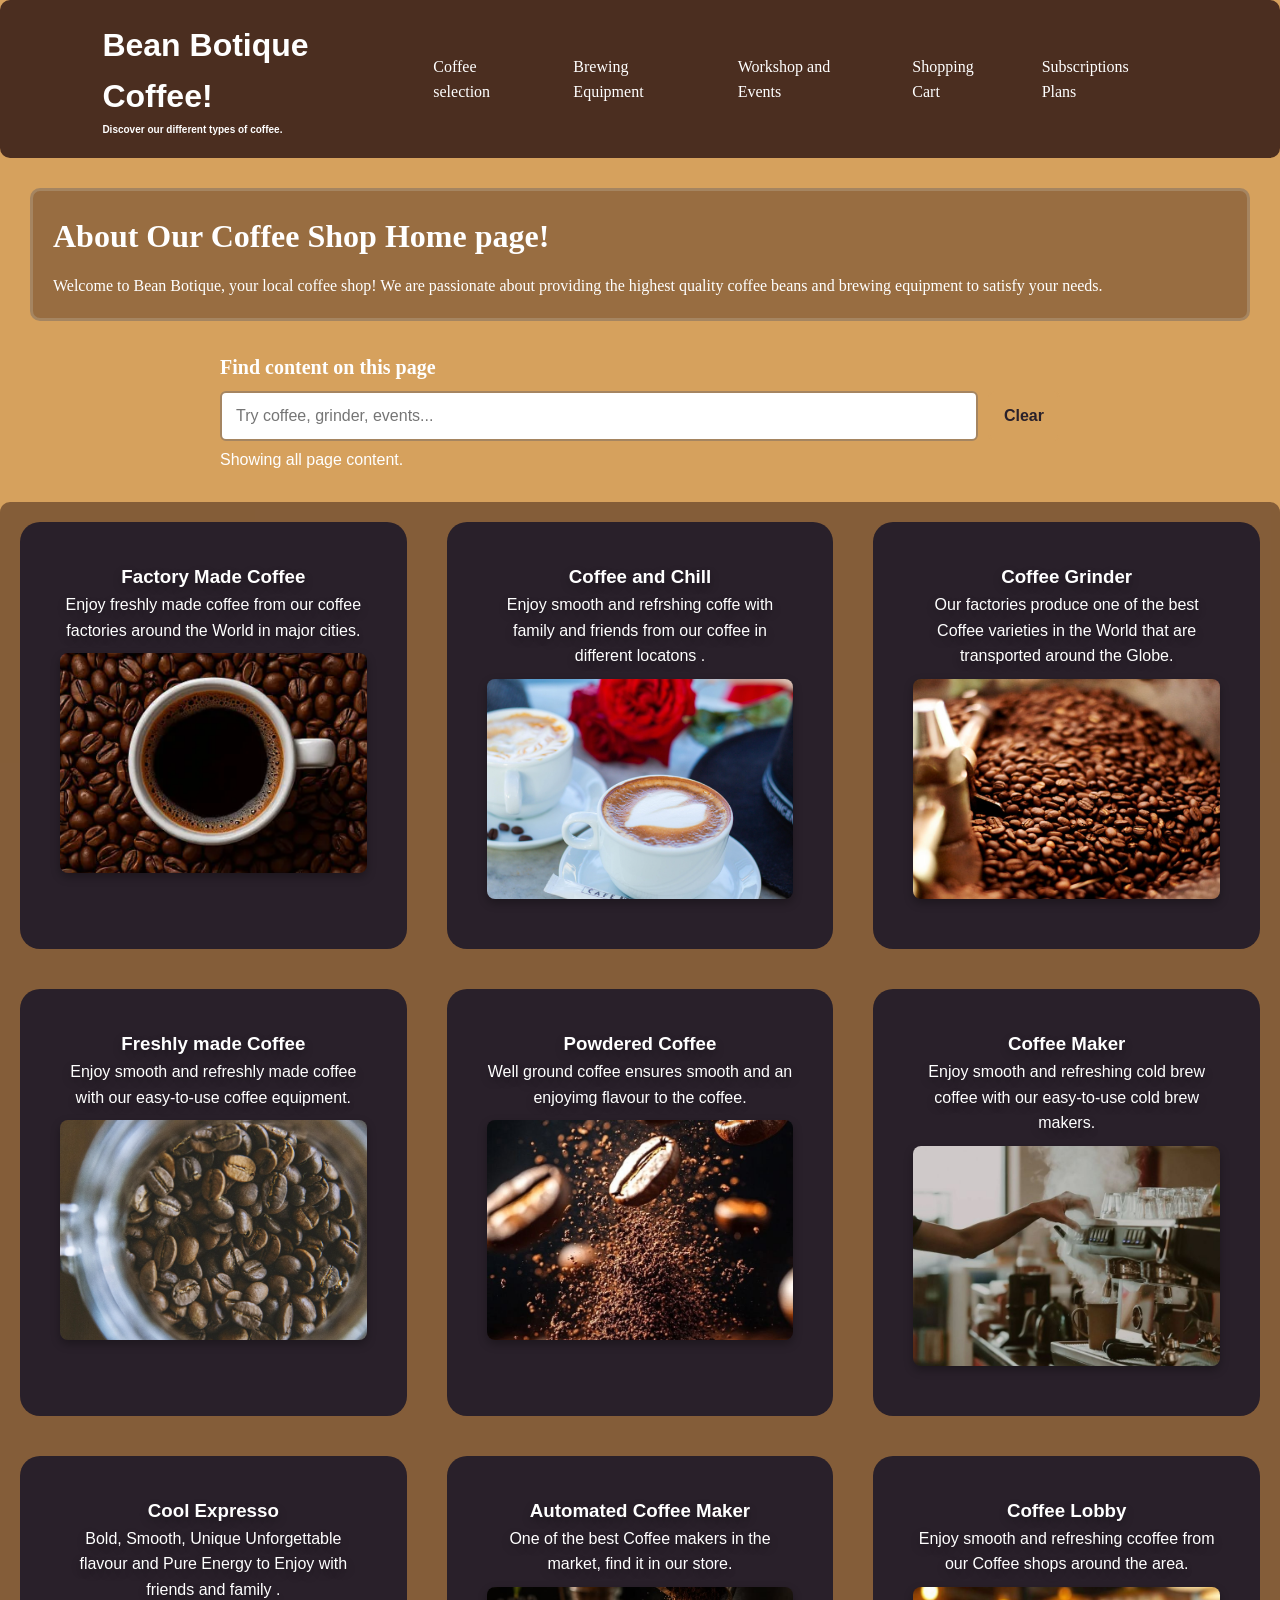
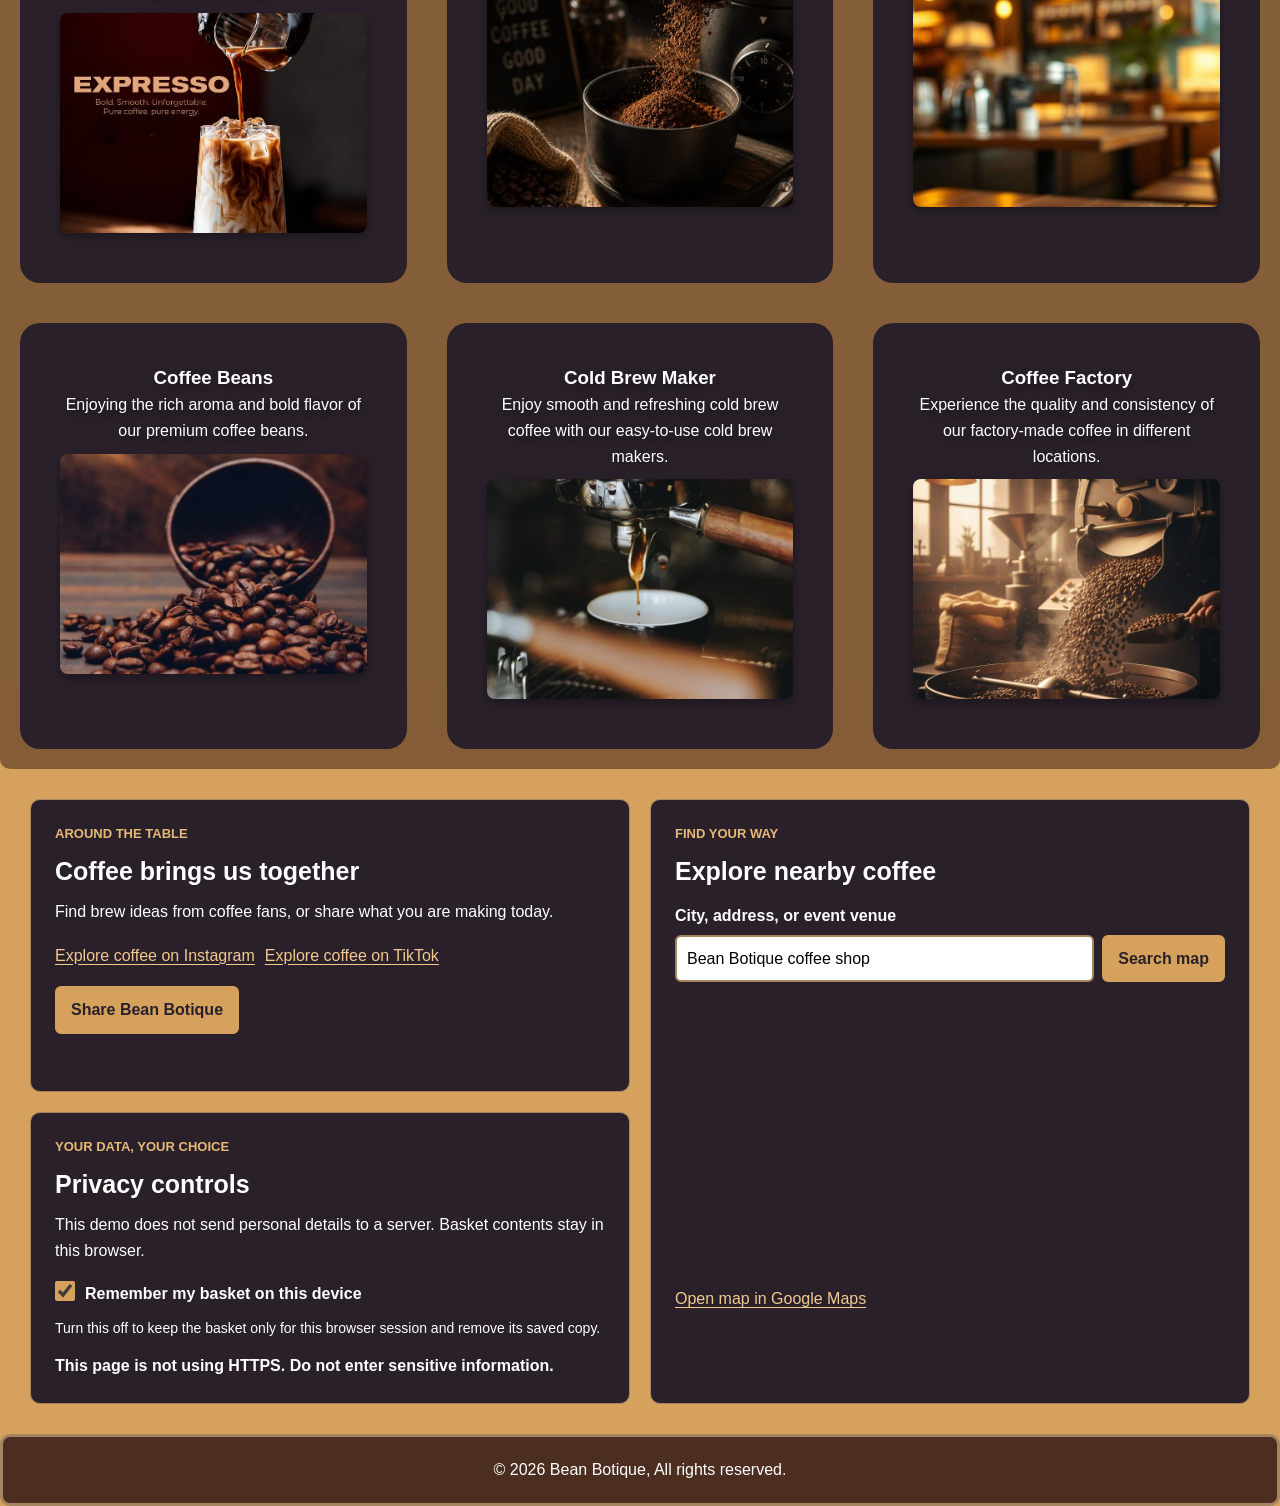
<file: index.html>
<!doctype html>
<html lang="en">
    <head>

        <!--responsive meta tags-->

        <meta charset="UTF-8">
        <meta name="viewport" content= "width=device-width, initial-scale=1.0">

        <!--The title of the page-->

        <title>
            Bean Botique (Home)
        </title>

        <!--css document-->

        <link rel="stylesheet" href="7-Bean-Botique-stylesheet.css">

        <!--AOS library for animations-->

        <link rel="stylesheet" href="https://unpkg.com/aos@2.3.4/dist/aos.css">

    
    </head>

    <!--body -->

    <body>  

        <!--header-->

        <header>

            <!--Contains a greeting slide show-->

            <div id="greetings">
                <div id="greeting-text">
                    <h1>Bean Botique Coffee!</h1>  
                </div>     
              
                <div id="moving-text">
                    Discover our different types of coffee.     
                </div>
            </div>
           
            <!--navigation bar-->

            <nav>
                <a href="2-Coffee_selection(2).html">Coffee selection</a>       
                <a href="brewing_equipment.html">Brewing Equipment</a>
                <a href="Workshop_events.html">Workshop and Events</a>
                <a href="Shoping_cart.html">Shopping Cart</a>
                <a href="Subscriptions.html">Subscriptions Plans</a>
            </nav>
        </header>

        <!--page introduction section-->

        <section id="introduction" data-aos="fade-up" data-aos-delay="100">
            <h2>About Our Coffee Shop Home page!</h2>
            <p>Welcome to Bean Botique, your local coffee shop! We are passionate about providing the highest quality coffee beans and brewing equipment to satisfy your needs.</p>
        </section>

        <section class="page-search" aria-labelledby="page-search-heading">
            <label id="page-search-heading" for="page-search-input">Find content on this page</label>
            <div class="page-search-controls">
                <input id="page-search-input" type="search" placeholder="Try coffee, grinder, events..." autocomplete="off">
                <button class="widget-button" id="clear-page-search" type="button">Clear</button>
            </div>
            <p id="page-search-status" role="status" aria-live="polite">Showing all page content.</p>
        </section>

        <!--image section-->

        <section id="equipment-items">

            <!--image of Factory Made Coffee-->

            <div class="equipment" data-aos="fade-up" data-aos-delay="100">    
                <h3>Factory Made Coffee</h3>
                <p>Enjoy freshly made coffee from our coffee factories around the World in major cities.</p>
                <img src="screen%201.png" alt="Factory Made Coffee"> 
            </div>

            <!--image of Coffee and Chill preset-->

            <div class="equipment" data-aos="fade-up" data-aos-delay="100">
                <h3>Coffee and Chill</h3>
                <p>Enjoy smooth and refrshing coffe with family and friends from our coffee in different locatons .</p>
                <img src="screen%202.png" alt="Coffee and Chill preset">
            </div>    

            <!--image of Coffee Grinder-->

            <div class="equipment" data-aos="fade-up" data-aos-delay="200">
                <h3>Coffee Grinder</h3>
                <p>Our factories produce one of the best Coffee varieties in the World that are transported  around the Globe.</p>
                <img src="screen%203.png" alt="Coffee Grinder">
            </div>

            <!--image of Freshly made Coffee-->

            <div class="equipment" data-aos="fade-up" data-aos-delay="100">
                <h3>Freshly made Coffee</h3>
                <p>Enjoy smooth and refreshly made coffee with our easy-to-use coffee equipment.</p>
                <img src="screen%204.png" alt="Freshly made Coffee">
            </div>

            <!--image of Powdered Coffee-->

            <div class="equipment" data-aos="fade-up" data-aos-delay="100">
                <h3>Powdered Coffee</h3>
                <p>Well ground coffee ensures smooth and an enjoyimg flavour to the coffee.</p>
                <img src="screen%205.jpg" alt="Powdered Coffee">
            </div>

            <!--image of Coffe Maker-->

            <div class="equipment" data-aos="fade-up" data-aos-delay="200">
                <h3>Coffee Maker</h3>
                <p>Enjoy smooth and refreshing cold brew coffee with our easy-to-use cold brew makers.</p>
                <img src="screen%206.jpg" alt="Coffee Maker">
            </div>

            <!--image of Cool Expresso-->

            <div class="equipment" data-aos="fade-up" data-aos-delay="100">
                <h3>Cool Expresso</h3>
                <p>Bold, Smooth, Unique Unforgettable flavour and Pure Energy to Enjoy with friends and family .</p>
                <img src="screen%207.jpg" alt="Cool Expresso">
            </div>

            <!--image of Automated Coffee Maker-->

            <div class="equipment" data-aos="fade-up" data-aos-delay="100">
                <h3>Automated Coffee Maker</h3>
                <p>One of the best Coffee makers in the market, find it in our store.</p>
                <img src="screen%208.jpg" alt="Automated Coffee Maker">
            </div>

            <!--image of a Coffee Lobby-->

            <div class="equipment" data-aos="fade-up" data-aos-delay="200">
                <h3>Coffee Lobby</h3>
                <p>Enjoy smooth and refreshing ccoffee from our Coffee shops around the area.</p>
                <img src="screen%209.jpg" alt="Coffee Lobby">
            </div>

            <!--image of Coffee Beans-->

            <div class="equipment" data-aos="fade-up" data-aos-delay="100">
                <h3>Coffee Beans</h3>
                <p>Enjoying the rich aroma and bold flavor of our premium coffee beans.</p>
                <img src="screen%2010%20.jpg" alt="Coffee Beans">
            </div>

            <!--image of Cold Brew Maker-->

            <div class="equipment" data-aos="fade-up" data-aos-delay="100">
                <h3>Cold Brew Maker</h3>
                <p>Enjoy smooth and refreshing cold brew coffee with our easy-to-use cold brew makers.</p>
                <img src="screen%2011.jpg" alt="Cold Brew Maker">
            </div>

            <!--image of Coffee Factory-->

            <div class="equipment"  data-aos="fade-up" data-aos-delay="100">
                <h3>Coffee Factory</h3>
                <p>Experience the quality and consistency of our factory-made coffee in different locations.</p>
                <img src="screen%2012.jpg" alt="Coffee Factory">
            </div>
        </section>

        <section class="home-widgets" aria-label="Community, locations, and privacy">
            <article class="home-widget community-widget" aria-labelledby="community-heading">
                <p class="widget-kicker">Around the table</p>
                <h2 id="community-heading">Coffee brings us together</h2>
                <p>Find brew ideas from coffee fans, or share what you are making today.</p>
                <div class="community-links">
                    <a href="https://www.instagram.com/explore/tags/coffeetime/" target="_blank" rel="noopener noreferrer">Explore coffee on Instagram</a>
                    <a href="https://www.tiktok.com/tag/coffeetime" target="_blank" rel="noopener noreferrer">Explore coffee on TikTok</a>
                </div>
                <button class="widget-button" id="share-brew" type="button">Share Bean Botique</button>
                <p class="widget-status" id="share-status" role="status" aria-live="polite"></p>
            </article>

            <article class="home-widget map-widget" aria-labelledby="map-heading">
                <p class="widget-kicker">Find your way</p>
                <h2 id="map-heading">Explore nearby coffee</h2>
                <form id="map-search-form" class="map-search-form">
                    <label for="map-query">City, address, or event venue</label>
                    <div class="map-search-controls">
                        <input id="map-query" name="query" type="search" value="Bean Botique coffee shop" required>
                        <button class="widget-button" type="submit">Search map</button>
                    </div>
                </form>
                <iframe id="shop-map" title="Map search for Bean Botique and coffee events" src="https://www.google.com/maps?q=Bean+Botique+coffee+shop&amp;output=embed" loading="lazy" referrerpolicy="strict-origin-when-cross-origin"></iframe>
                <a class="map-open-link" id="map-open-link" href="https://www.google.com/maps/search/?api=1&amp;query=Bean%20Botique%20coffee%20shop" target="_blank" rel="noopener noreferrer">Open map in Google Maps</a>
            </article>

            <article class="home-widget privacy-widget" aria-labelledby="privacy-heading">
                <p class="widget-kicker">Your data, your choice</p>
                <h2 id="privacy-heading">Privacy controls</h2>
                <p>This demo does not send personal details to a server. Basket contents stay in this browser.</p>
                <label class="privacy-toggle" for="remember-basket">
                    <input id="remember-basket" type="checkbox" checked>
                    <span>Remember my basket on this device</span>
                </label>
                <p class="privacy-note">Turn this off to keep the basket only for this browser session and remove its saved copy.</p>
                <p class="connection-status" id="connection-status" role="status" aria-live="polite"></p>
            </article>
        </section>

        <!--footer part-->

        <footer>
            <p>&copy; 2026 Bean Botique, All rights reserved.</p>
        </footer>

        <script src="https://unpkg.com/aos@2.3.4/dist/aos.js"></script>
        <script src="site-animations.js"></script>
        <script src="site-widgets.js"></script>
    </body>
</html>
<!--End of page-->
</file>
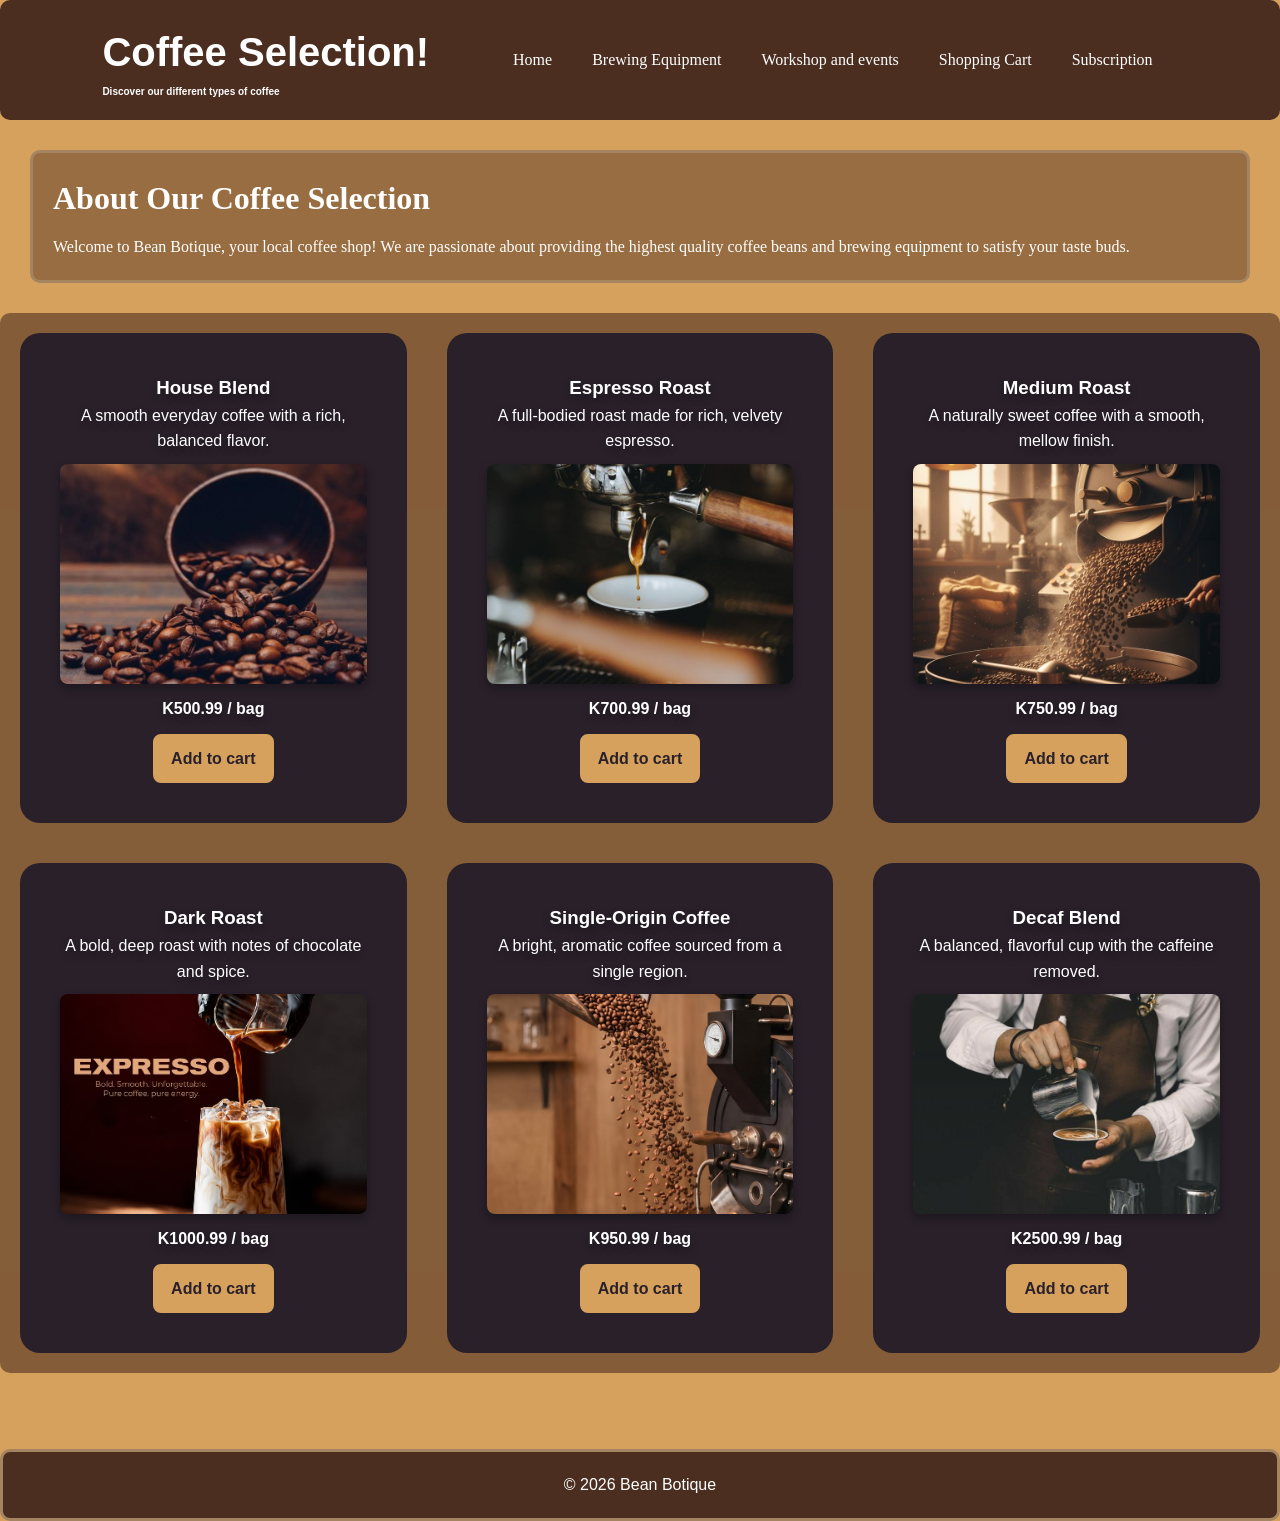
<file: 2-Coffee_selection(2).html>
<!doctype html>
<html lang="en">
    <head>

        <!--responsive meta tags-->

        <meta charset="UTF-8">
        <meta name="viewport" content= "width=device-width, initial-scale=1.0">

        <!--The title of the page-->

        <title>
            Bean Botique (Coffee Selection)
        </title>

        <!--link to the stylesheet-->

        <link rel="stylesheet" href="7-Bean-Botique-stylesheet.css">

        <!--link to the AOS library for animations-->

        <link rel="stylesheet" href="https://unpkg.com/aos@2.3.4/dist/aos.css">


    </head>
    <body>
        <header>

            <!--Contains a greeting slide show-->

            <div id="greetings">
                <div id="greetings-text">
                    <h1>Coffee Selection!</h1>
                </div>

                <div id="moving-text">
                    Discover our different types of coffee     
                </div>
                
                
            </div>
        
            <!--navigation bar-->

            <nav>
                <a href="index.html">Home</a>    
                <a href="brewing_equipment.html">Brewing Equipment</a>        
                <a href="Workshop_events.html">Workshop and events</a>       
                <a href="Shoping_cart.html">Shopping Cart</a>           
                <a href="Subscriptions.html">Subscription</a>  <br>
            </nav>
        </header>

        <!--page introduction-->

        <section id="introduction" data-aos="fade-up">
            <h2>About Our Coffee Selection</h2>
            <p>Welcome to Bean Botique, your local coffee shop! We are passionate about providing the highest quality coffee beans and brewing equipment to satisfy your taste buds.</p>
        </section>

        <!--coffee selection items or pictures-->

        <section id="equipment-items">

            <div class="equipment" data-aos="fade-up">
                <h3>House Blend</h3>
                <p>A smooth everyday coffee with a rich, balanced flavor.</p>
                <img src="screen%2010.jpg" alt="House Blend coffee">
                <p class="product-price">K500.99 / bag</p>
                <button class="cart-button" type="button" data-cart-add data-product-id="house-blend" data-product-name="House Blend" data-product-price="500.99">Add to cart</button>
            </div>

            <div class="equipment" data-aos="fade-up" data-aos-delay="100">
                <h3>Espresso Roast</h3>
                <p>A full-bodied roast made for rich, velvety espresso.</p>
                <img src="screen%2011.jpg" alt="Espresso Roast coffee">
                <p class="product-price">K700.99 / bag</p>
                <button class="cart-button" type="button" data-cart-add data-product-id="espresso-roast" data-product-name="Espresso Roast" data-product-price="700.99">Add to cart</button>
            </div>

            <div class="equipment" data-aos="fade-up" data-aos-delay="200">
                <h3>Medium Roast</h3>
                <p>A naturally sweet coffee with a smooth, mellow finish.</p>
                <img src="screen%2012.jpg" alt="Medium Roast coffee">
                <p class="product-price">K750.99 / bag</p>
                <button class="cart-button" type="button" data-cart-add data-product-id="medium-roast" data-product-name="Medium Roast" data-product-price="750.99">Add to cart</button>
            </div>

            <div class="equipment" data-aos="fade-up">
                <h3>Dark Roast</h3>
                <p>A bold, deep roast with notes of chocolate and spice.</p>
                <img src="screen%207.jpg" alt="Dark Roast coffee">
                <p class="product-price">K1000.99 / bag</p>
                <button class="cart-button" type="button" data-cart-add data-product-id="dark-roast" data-product-name="Dark Roast" data-product-price="1000.99">Add to cart</button>
            </div>

            <div class="equipment" data-aos="fade-up" data-aos-delay="100">
                <h3>Single-Origin Coffee</h3>
                <p>A bright, aromatic coffee sourced from a single region.</p>
                <img src="screen%2014.jpg" alt="Single-origin coffee">
                <p class="product-price">K950.99 / bag</p>
                <button class="cart-button" type="button" data-cart-add data-product-id="single-origin" data-product-name="Single-Origin Coffee" data-product-price="950.99">Add to cart</button>
            </div>

            <div class="equipment" data-aos="fade-up" data-aos-delay="200">
                <h3>Decaf Blend</h3>
                <p>A balanced, flavorful cup with the caffeine removed.</p>
                <img src="screen%2016.jpg" alt="Decaf coffee">
                <p class="product-price">K2500.99 / bag</p>
                <button class="cart-button" type="button" data-cart-add data-product-id="decaf-blend" data-product-name="Decaf Blend" data-product-price="2500.99">Add to cart</button>
            </div>            
        </section>
        <p class="cart-feedback" data-cart-feedback role="status" aria-live="polite"></p>
        <footer>
            <p>&copy; 2026 Bean Botique</p>
        </footer>
        <script src="https://unpkg.com/aos@2.3.4/dist/aos.js"></script>
        <script src="site-animations.js"></script>
        <script src="cart.js"></script>
    </body>
</html>
</file>
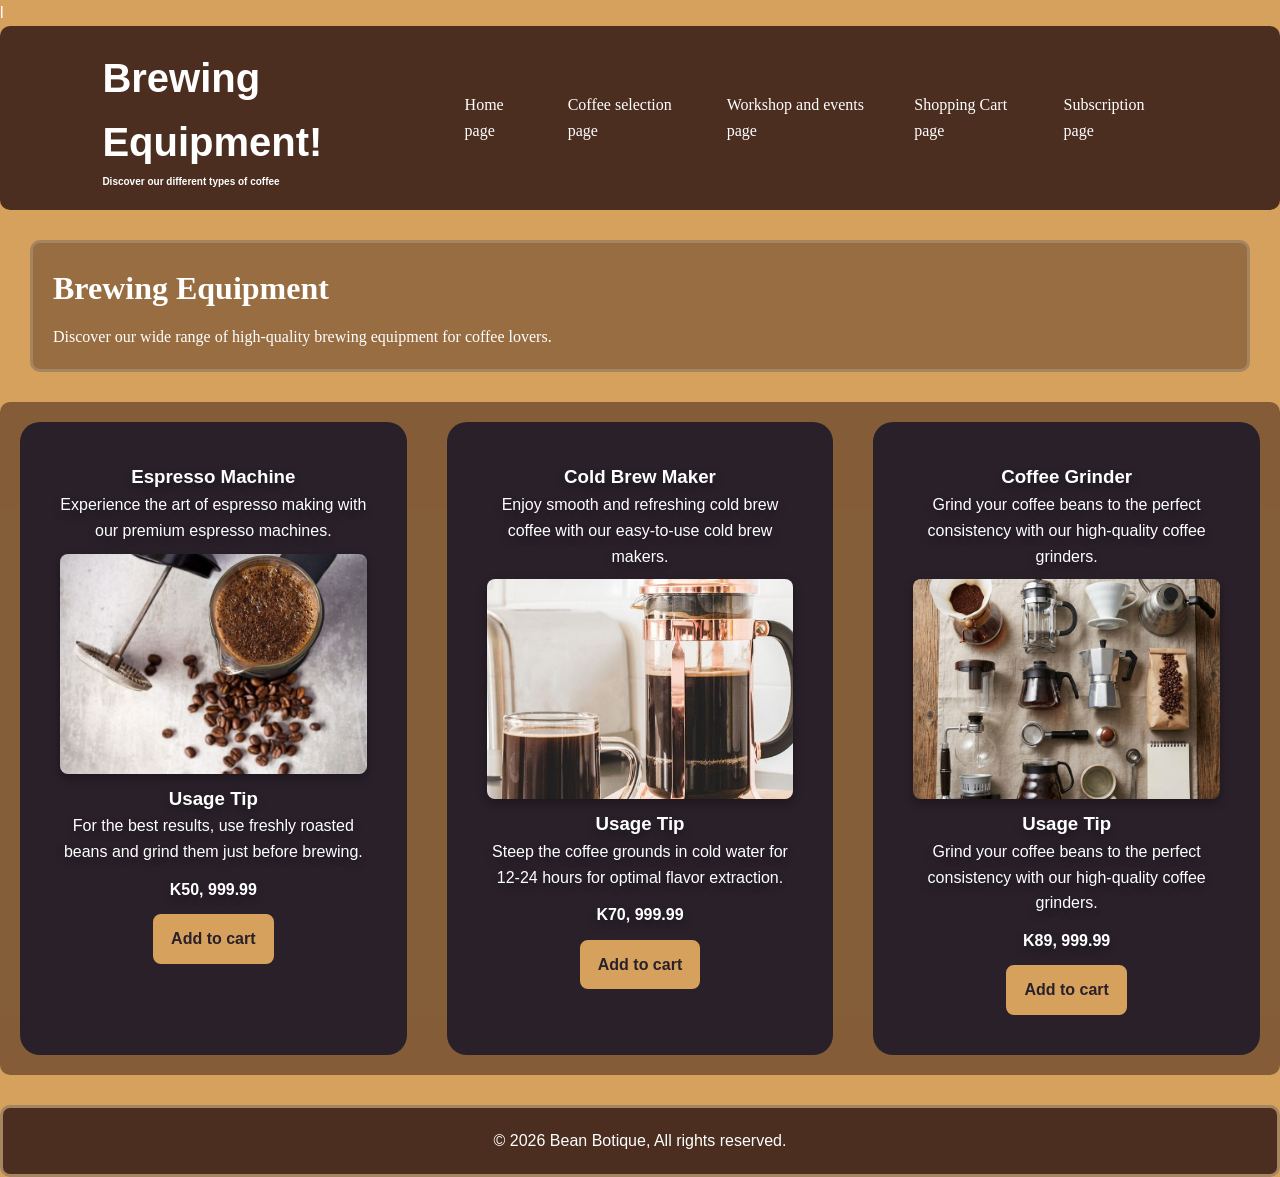
<file: brewing_equipment.html>
l<!doctype html>
<html lang="en">
    <head>

        <!--responsive meta tags-->

        <meta charset="UTF-8">
        <meta name="viewport" content= "width=device-width, initial-scale=1.0">

        <!--The title of the page-->

        <title>
            Bean Botique (Brewing Equipment)
        </title>

        <!--css document-->

        <link rel="stylesheet" href="7-Bean-Botique-stylesheet.css"> 
        <link rel="stylesheet" href="https://unpkg.com/aos@2.3.4/dist/aos.css">
        
      
    </head>
    <body>

        <!--header-->

        <header>

            <!--Contains a greeting slide show-->

            <div id="greetings">
                <div id="greetings-text">
                    <h1>Brewing Equipment!</h1>
                </div>

                <div id="moving-text">
                    Discover our different types of coffee     
                </div>
            </div>
            
            <!--navigation bar-->

            <nav> 
                <a href="index.html">Home page</a>           
                <a href="2-Coffee_selection(2).html">Coffee selection page </a>            
                <a href="Workshop_events.html">Workshop and events page</a>            
                <a href="Shoping_cart.html">Shopping Cart page</a>            
                <a href="Subscriptions.html">Subscription page</a>
            </nav>
      </header>

      <!--page title section-->

      <section id="introduction" data-aos="fade-up">
            <h2>Brewing Equipment</h2>
            <p>Discover our wide range of high-quality brewing equipment for coffee lovers.</p>
      </section>

      <!--equipment items-->

        <section id="equipment-items">

            <!--single image-->

            <div class="equipment" data-aos="fade-up">
                <h3>Espresso Machine</h3>
                <p>Experience the art of espresso making with our premium espresso machines.</p>

                <img class="equipment-img" src="How%20To%20Make%20Espresso%20At%20Home%20-%20Batch%20Coffee%20Club.jpg" alt="Espresso Machine">

                <h3>Usage Tip</h3>
                <p>For the best results, use freshly roasted beans and grind them just before brewing.</p>
                <p class="product-price">K50, 999.99</p>
                <button class="cart-button" type="button" data-cart-add data-product-id="espresso-machine" data-product-name="Espresso Machine" data-product-price="50999.99">Add to cart</button>
            </div>

            <!--single-->

            <div class="equipment" data-aos="fade-up" data-aos-delay="100">
                <h3>Cold Brew Maker</h3>
                <p>Enjoy smooth and refreshing cold brew coffee with our easy-to-use cold brew makers.</p>

                <img class="equipment-img" src="pic1.jpg" alt="Cold Brew Maker">

                <h3>Usage Tip</h3>
                <p>Steep the coffee grounds in cold water for 12-24 hours for optimal flavor extraction.</p>
                <p class="product-price">K70, 999.99</p>
                <button class="cart-button" type="button" data-cart-add data-product-id="cold-brew-maker" data-product-name="Cold Brew Maker" data-product-price="70999.99">Add to cart</button>
            </div>  

            <!--single image-->

            <div class="equipment" data-aos="fade-up" data-aos-delay="200">
                <h3>Coffee Grinder</h3>
                <p>Grind your coffee beans to the perfect consistency with our high-quality coffee grinders.</p>

                <img class="equipment-img" src="screen%2015.jpg" alt="Coffee Grinder">

                <h3>Usage Tip</h3>
                <p>Grind your coffee beans to the perfect consistency with our high-quality coffee grinders.</p>
                <p class="product-price">K89, 999.99</p>
                <button class="cart-button" type="button" data-cart-add data-product-id="coffee-grinder" data-product-name="Coffee Grinder" data-product-price="89999.99">Add to cart</button>
            </div>
        </section>

        <!--footer section-->

       <footer>
            <p>&copy; 2026 Bean Botique, All rights reserved.</p>
        </footer>

        <script src="https://unpkg.com/aos@2.3.4/dist/aos.js"></script>
        <script src="site-animations.js"></script>
        <script src="cart.js"></script>
    </body>

</html>
</file>
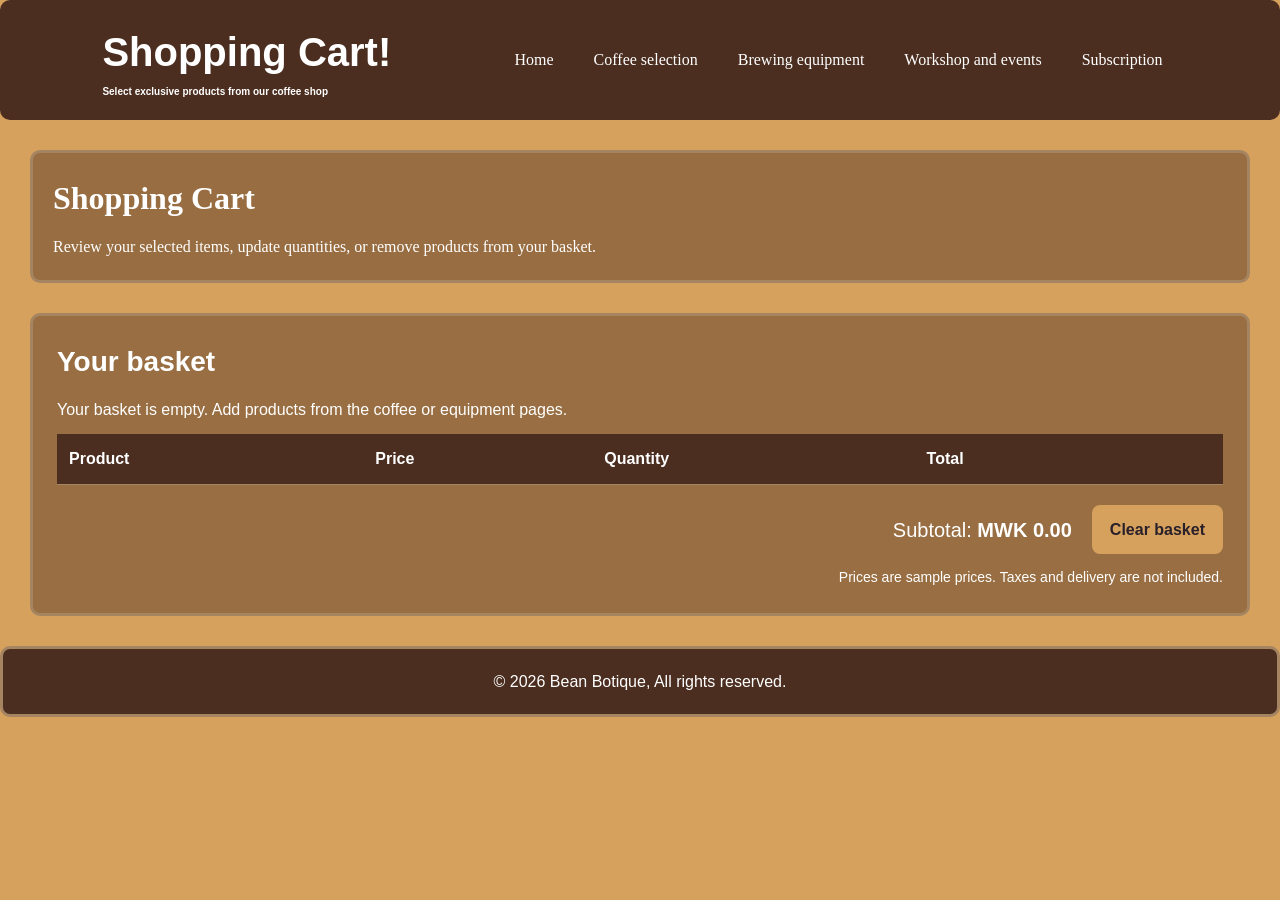
<file: Shoping_cart.html>
<!doctype html>
<html lang="en">
    <head>

        <!--responsive meta tags-->

        <meta charset="UTF-8">
        <meta name="viewport" content= "width=device-width, initial-scale=1.0">
        <title>
            Bean Botique (Shopping Cart)
        </title>

        <!--css document-->

        <link rel="stylesheet" href="7-Bean-Botique-stylesheet.css"> 

        <!--AOS plugin-->

        <link rel="stylesheet" href="https://unpkg.com/aos@2.3.4/dist/aos.css">
        

        
        
    </head>
    <body>
        
       <!--header-->

        <header>
           
            <!--Contains a greeting slide show-->

            <div id="greetings">
                
                <div id="greetings-text">
                    <h1>Shopping Cart!</h1>
                </div>

                <div id="moving-text">
                    Select exclusive products from our coffee shop  
                </div>
        
            </div>

            <!--navigation bar-->

            <nav>
                <a href="index.html">Home</a>
                <a href="2-Coffee_selection(2).html">Coffee selection</a>
                <a href="brewing_equipment.html">Brewing equipment</a>
                <a href="Workshop_events.html">Workshop and events</a>
                <a href="Subscriptions.html">Subscription</a>
            </nav>

        </header>
        
        <!--page title section-->

        <section id="introduction" data-aos="fade-up">
            <h2>Shopping Cart</h2>
            <p>Review your selected items, update quantities, or remove products from your basket.</p>
        </section>

        <main id="shopping-cart" aria-labelledby="cart-heading">
            <h2 id="cart-heading">Your basket</h2>
            <p id="cart-status" class="cart-status" role="status" aria-live="polite"></p>
            <div class="cart-table-wrapper">
                <table class="cart-table">
                    <thead>
                        <tr>
                            <th scope="col">Product</th>
                            <th scope="col">Price</th>
                            <th scope="col">Quantity</th>
                            <th scope="col">Total</th>
                            <th scope="col"><span class="visually-hidden">Actions</span></th>
                        </tr>
                    </thead>
                    <tbody id="cart-items"></tbody>
                </table>
            </div>
            <div class="cart-summary">
                <p>Subtotal: <strong id="cart-subtotal">K0.00</strong></p>
                <button class="cart-button cart-clear-button" id="clear-cart" type="button">Clear basket</button>
            </div>
            <p class="cart-note">Prices are sample prices. Taxes and delivery are not included.</p>
        </main>

        <!--footer section-->

        <footer>
            <p>&copy; 2026 Bean Botique, All rights reserved.</p>
        </footer>
        <script src="https://unpkg.com/aos@2.3.4/dist/aos.js"></script>
        <script src="site-animations.js"></script>
        <script src="cart.js"></script>
    </body>
</html>
</file>
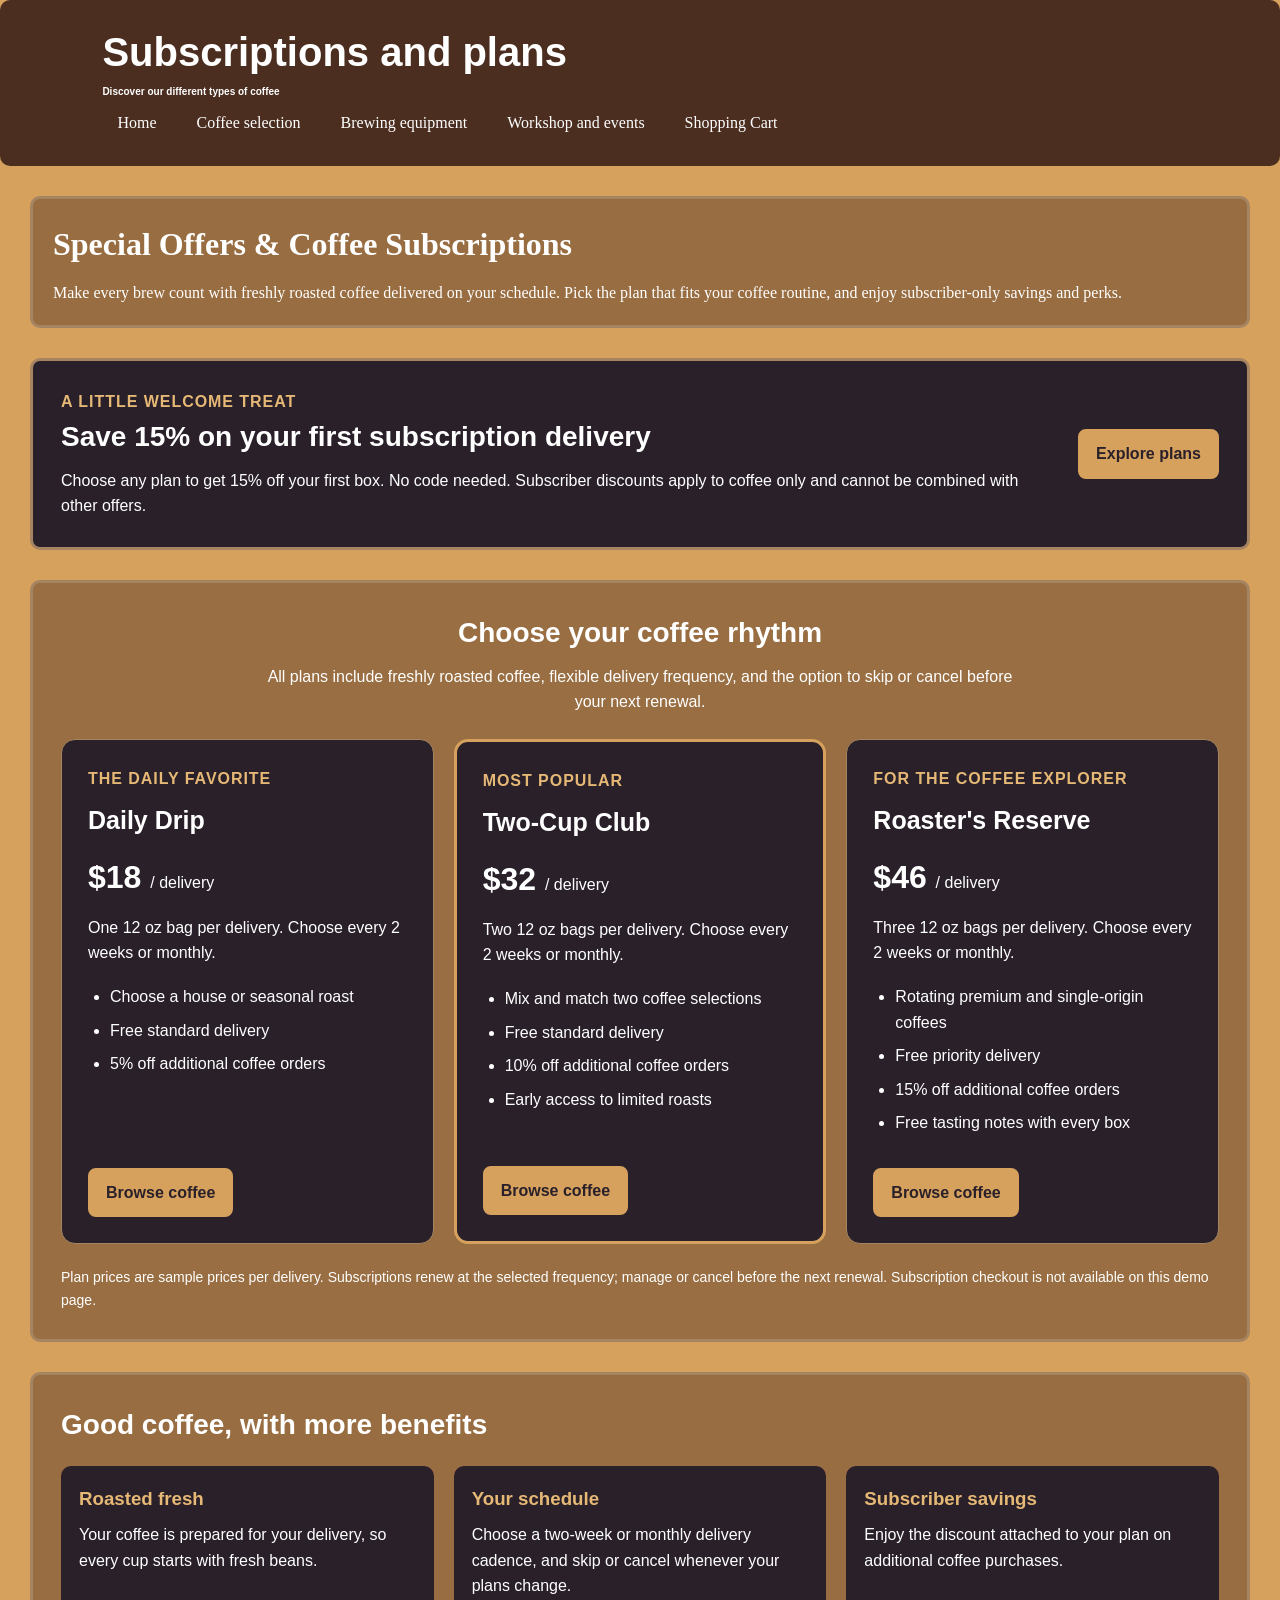
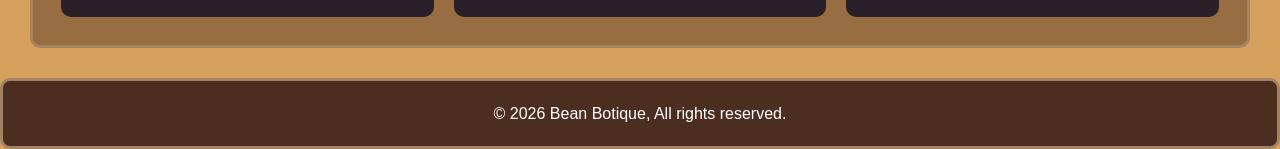
<file: Subscriptions.html>
<!doctype html>
<html lang="en">
    <head>

        <!--responsive meta tags-->

        <meta charset="UTF-8">
        <meta name="viewport" content= "width=device-width, initial-scale=1.0">
        <title>
            Bean Botique (Subscription Plans)
        </title>

        <!--css document-->

        <link rel="stylesheet" href="7-Bean-Botique-stylesheet.css">    
        <link rel="stylesheet" href="https://unpkg.com/aos@2.3.4/dist/aos.css">

        
    </head>
    <body>
        <header>

          
            <!--Contains a greeting slide show-->

            <div id="greetings">
                <div id="greetings-text">
                    <h1>Subscriptions and plans</h1>
                </div>

                <div id="moving-text">
                    Discover our different types of coffee     
                </div>
            
            <!--navigation bar-->

            <nav>     
                <a href="index.html">Home</a>
                <a href="2-Coffee_selection(2).html">Coffee selection</a>   
                <a href="brewing_equipment.html">Brewing equipment</a>
                <a href="Workshop_events.html">Workshop and events</a>
                <a href="Shoping_cart.html">Shopping Cart</a>
            </nav>
        </header>

        <!--page title section-->

        <main>
            <section id="introduction" data-aos="fade-up">
                <h2>Special Offers &amp; Coffee Subscriptions</h2>
                <p>Make every brew count with freshly roasted coffee delivered on your schedule. Pick the plan that fits your coffee routine, and enjoy subscriber-only savings and perks.</p>
            </section>

            <section class="offers-panel" aria-labelledby="offer-heading" data-aos="fade-up">
                <div>
                    <p class="offer-eyebrow">A little welcome treat</p>
                    <h2 id="offer-heading">Save 15% on your first subscription delivery</h2>
                    <p>Choose any plan to get 15% off your first box. No code needed. Subscriber discounts apply to coffee only and cannot be combined with other offers.</p>
                </div>
                <a class="plan-button offer-button" href="#subscription-plans">Explore plans</a>
            </section>

            <section id="subscription-plans" class="plans-section" aria-labelledby="plans-heading">
                <div class="plans-intro">
                    <h2 id="plans-heading">Choose your coffee rhythm</h2>
                    <p>All plans include freshly roasted coffee, flexible delivery frequency, and the option to skip or cancel before your next renewal.</p>
                </div>
                <div class="plans-grid">
                    <article class="plan-card" data-aos="fade-up">
                        <p class="plan-level">The daily favorite</p>
                        <h3>Daily Drip</h3>
                        <p class="plan-price">$18 <span>/ delivery</span></p>
                        <p class="plan-detail">One 12 oz bag per delivery. Choose every 2 weeks or monthly.</p>
                        <ul>
                            <li>Choose a house or seasonal roast</li>
                            <li>Free standard delivery</li>
                            <li>5% off additional coffee orders</li>
                        </ul>
                        <a class="plan-button" href="2-Coffee_selection(2).html">Browse coffee</a>
                    </article>

                    <article class="plan-card plan-card-featured" data-aos="fade-up" data-aos-delay="100">
                        <p class="plan-level">Most popular</p>
                        <h3>Two-Cup Club</h3>
                        <p class="plan-price">$32 <span>/ delivery</span></p>
                        <p class="plan-detail">Two 12 oz bags per delivery. Choose every 2 weeks or monthly.</p>
                        <ul>
                            <li>Mix and match two coffee selections</li>
                            <li>Free standard delivery</li>
                            <li>10% off additional coffee orders</li>
                            <li>Early access to limited roasts</li>
                        </ul>
                        <a class="plan-button" href="2-Coffee_selection(2).html">Browse coffee</a>
                    </article>

                    <article class="plan-card" data-aos="fade-up" data-aos-delay="200">
                        <p class="plan-level">For the coffee explorer</p>
                        <h3>Roaster's Reserve</h3>
                        <p class="plan-price">$46 <span>/ delivery</span></p>
                        <p class="plan-detail">Three 12 oz bags per delivery. Choose every 2 weeks or monthly.</p>
                        <ul>
                            <li>Rotating premium and single-origin coffees</li>
                            <li>Free priority delivery</li>
                            <li>15% off additional coffee orders</li>
                            <li>Free tasting notes with every box</li>
                        </ul>
                        <a class="plan-button" href="2-Coffee_selection(2).html">Browse coffee</a>
                    </article>
                </div>
                <p class="plans-note">Plan prices are sample prices per delivery. Subscriptions renew at the selected frequency; manage or cancel before the next renewal. Subscription checkout is not available on this demo page.</p>
            </section>

            <section class="subscriber-benefits" aria-labelledby="benefits-heading" data-aos="fade-up">
                <h2 id="benefits-heading">Good coffee, with more benefits</h2>
                <div class="benefit-list">
                    <article>
                        <h3>Roasted fresh</h3>
                        <p>Your coffee is prepared for your delivery, so every cup starts with fresh beans.</p>
                    </article>
                    <article>
                        <h3>Your schedule</h3>
                        <p>Choose a two-week or monthly delivery cadence, and skip or cancel whenever your plans change.</p>
                    </article>
                    <article>
                        <h3>Subscriber savings</h3>
                        <p>Enjoy the discount attached to your plan on additional coffee purchases.</p>
                    </article>
                </div>
            </section>
        </main>

        <!--footer section-->
        
        <footer>
            <p>&copy; 2026 Bean Botique, All rights reserved.</p>
        </footer>
        <script src="https://unpkg.com/aos@2.3.4/dist/aos.js"></script>
        <script src="site-animations.js"></script>
    </body>
</html>
</file>
<file: 7-Bean-Botique-stylesheet.css>
/* general settings*/
*{
    margin:0;
    padding: 0;
    box-sizing: border-box;
}
html{
    scroll-behavior: smooth;
}
/*body of the page*/
body{
   font-family: Arial, sans-serif;
   line-height: 1.6;
   background-color: #d6a15d;
   color: white;
}
/*header of the page*/
header{
    background-color:#4b2e20;
    color: white;
    display:flex;
    justify-content: space-between;
    align-items: center;
    padding: 20px 8%;
    position: relative;
    border-radius: 10px;
}
/* footer of the page */
footer{
    color: white;
    background: #4b2e20;
    padding: 20px;
    display: block;
    border:solid #a58561;
    border-radius: 10px;
    text-align: center;
}

/*Greetings text*/

#greetings h3{
    font-size:15px;
    font-family:Cambria, Cochin, Georgia, Times, 'Times New Roman', serif;
}
#greetings-text{
    font-size: 20px       

}

/*navigation bar*/

nav{
   display: flex;
   gap: 10px;
   font-family: Cambria, Cochin, Georgia, Times, 'Times New Roman', serif;
}
nav a{
    color: white;
    text-decoration: none;
    padding: 10px 15px ;
    border-radius: 1px;
    transition:0.3s ease;
}

/* hover effect */

nav a:hover,
nav a:focus-visible,
nav a:active {
    background-color:#d6a15d;
    border-radius: 10px;
}

/*Introduction box or pad*/

#introduction{
    margin:30px;

    background:  #4b2e2071;
    padding: 20px;
    color: white;
    border: solid #a58561;
    border-radius: 10px;
    font-family:Cambria, Cochin, Georgia, Times, 'Times New Roman', serif;
}

/*Introduction text*/

#introduction h2{
    font-size: 32px;
    margin-bottom: 10px;
}
.page-search{
    max-width: 900px;
    margin: 0 auto 24px;
    padding: 0 30px;
}
.page-search label{
    display: block;
    margin-bottom: 8px;
    color: white;
    font-family: Cambria, Cochin, Georgia, Times, 'Times New Roman', serif;
    font-size: 20px;
    font-weight: bold;
}
.page-search-controls{
    display: flex;
    gap: 10px;
}
.page-search input{
    width: 100%;
    min-width: 0;
    min-height: 48px;
    padding: 10px 14px;
    border: 2px solid #a58561;
    border-radius: 6px;
    background: white;
    color: #29202a;
    font: inherit;
    transition: border-color 0.2s ease, box-shadow 0.2s ease;
}
.page-search input:focus-visible{
    border-color: #4b2e20;
    outline: 3px solid white;
    outline-offset: 2px;
    box-shadow: 0 0 0 5px #4b2e20;
}
.page-search-controls .widget-button{
    flex: 0 0 auto;
}
#page-search-status{
    min-height: 1.6em;
    margin-top: 6px;
    color: white;
}
#introduction[hidden],
#equipment-items[hidden],
.equipment[hidden],
.home-widgets[hidden],
.home-widget[hidden]{
    display: none !important;
}
.search-result-enter{
    animation: searchResultEnter 360ms ease-out both;
}
@keyframes searchResultEnter{
    from{
        opacity: 0;
        transform: translateY(12px);
    }
    to{
        opacity: 1;
        transform: translateY(0);
    }
}
@media (prefers-reduced-motion: reduce){
    .search-result-enter{
        animation: none;
    }
}

/*general images*/

img {
    width: 100%;
    height: 220px;
    object-fit: cover;
    border-radius: 10px;
    display: block;
    box-shadow: 0 4px 10px rgba(0, 0, 0, 0.3);
    transition: 0.3s ease;
}

/*Image hover effect*/

img:hover,
img:active{
    transform: translateY(-8px);
    box-shadow: 0 8px 15px rgba(0, 0, 0, 0.4); 
}

/*this is mainly for the brewing equipment*/
/*the space for the items*/

#equipment-items{
    margin:30px auto;
    display:grid;
    grid-template-columns: repeat(3, 1fr);
    background:  #4b2e2096;
    border-radius: 10px;
}

/*the equipment itself*/

.equipment{
  background-color: #29202a;
  color: white;
  margin: 20px;
  padding: 40px;
  border-radius: 10px;
  text-align: center;
  text-shadow: 0 4px 10px rgba(0, 0, 0, 0.3);
  transition: 0.3s;
  border-radius: 20px;
}

/*the equipment hover effect*/

.equipment:hover,
.equipment:active{
    transform: translateY(-8px);
    background:  #4b2e2096; 
}

/*The equipment image*/

.equipment img{
    object-fit: cover;
    border-radius: 8px;
    margin: 10px 0;
}

/*prices in the equipment boxes*/

.product-price{
    margin: 12px 0;
    font-weight: bold;
}

/*The cart button for the shopping cart*/

.cart-button{
    padding: 10px 16px;
    border: 2px solid #d6a15d;
    border-radius: 8px;
    background: #d6a15d;
    color: #29202a;
    font: inherit;
    font-weight: bold;
    cursor: pointer;
    transition: background-color 0.2s ease, transform 0.2s ease;
}

/*The carts button hover effect*/

.cart-button:hover{
    background: #e6b875;
    transform: translateY(-2px);
}

/*Mainly for the cart scalability*/

.cart-button:focus-visible,
.cart-quantity:focus-visible{
    outline: 3px solid white;
    outline-offset: 3px;
}

/*This is for the message that shows on the cart*/

.cart-feedback{
    min-height: 1.6em;
    margin: 0 30px 20px;
    text-align: center;
}

/*Shopping cart styling*/

#shopping-cart{
    margin: 30px;
    padding: 24px;
    border: solid #a58561;
    border-radius: 10px;
    background: #4b2e2071;
    color: white;
}

/*shopping cart text*/

#shopping-cart h2{
    margin-bottom: 12px;
    font-size: 28px;
}



.cart-status{
    margin-bottom: 12px;
}
.cart-table-wrapper{
    overflow-x: auto;
}
.cart-table{
    width: 100%;
    border-collapse: collapse;
    text-align: left;
}
.cart-table th,
.cart-table td{
    padding: 12px;
    border-bottom: 1px solid #a58561;
}
.cart-table th{
    background: #4b2e20;
}
.cart-quantity{
    width: 76px;
    min-height: 40px;
    padding: 6px;
    border: 2px solid #a58561;
    border-radius: 6px;
    font: inherit;
}
.cart-remove-button{
    padding: 6px 10px;
}
.cart-summary{
    display: flex;
    justify-content: flex-end;
    align-items: center;
    gap: 20px;
    margin-top: 20px;
}
.cart-summary p{
    font-size: 20px;
}
.cart-note{
    margin-top: 12px;
    text-align: right;
    font-size: 14px;
}
.visually-hidden{
    position: absolute;
    width: 1px;
    height: 1px;
    overflow: hidden;
    clip: rect(0, 0, 0, 0);
    white-space: nowrap;
    clip-path: inset(50%);
}
.offers-panel,
.plans-section,
.subscriber-benefits{
    margin: 30px;
    padding: 28px;
    border: solid #a58561;
    border-radius: 10px;
    background: #4b2e2071;
}
.offers-panel{
    display: flex;
    justify-content: space-between;
    align-items: center;
    gap: 24px;
    background: #29202a;
}
.offers-panel h2,
.plans-intro h2,
.subscriber-benefits h2{
    margin-bottom: 8px;
    font-size: 28px;
}
.offer-eyebrow,
.plan-level{
    color: #e6b875;
    font-weight: bold;
    text-transform: uppercase;
    letter-spacing: 0.06em;
}
.plans-intro{
    max-width: 760px;
    margin: 0 auto 24px;
    text-align: center;
}
.plans-grid{
    display: grid;
    grid-template-columns: repeat(3, minmax(0, 1fr));
    gap: 20px;
    align-items: stretch;
}
.plan-card{
    display: flex;
    flex-direction: column;
    align-items: flex-start;
    padding: 26px;
    border: 1px solid #a58561;
    border-radius: 14px;
    background: #29202a;
}
.plan-card-featured{
    border: 3px solid #d6a15d;
    transform: translateY(-8px);
}
.plan-card h3{
    margin-top: 8px;
    font-size: 25px;
}
.plan-price{
    margin: 12px 0;
    font-size: 32px;
    font-weight: bold;
}
.plan-price span{
    font-size: 16px;
    font-weight: normal;
}
.plan-detail{
    min-height: 3.2em;
}
.plan-card ul{
    margin: 18px 0 24px;
    padding-left: 22px;
}
.plan-card li{
    margin-bottom: 8px;
}
.plan-button{
    display: inline-block;
    margin-top: auto;
    padding: 10px 16px;
    border: 2px solid #d6a15d;
    border-radius: 8px;
    background: #d6a15d;
    color: #29202a;
    font-weight: bold;
    text-align: center;
    text-decoration: none;
    transition: background-color 0.2s ease, transform 0.2s ease;
}
.plan-button:hover,
.plan-button:focus-visible{
    background: #e6b875;
    transform: translateY(-2px);
}
.plan-button:focus-visible{
    outline: 3px solid white;
    outline-offset: 3px;
}
.home-widgets{
    display: grid;
    grid-template-columns: repeat(2, minmax(0, 1fr));
    gap: 20px;
    margin: 30px;
}
.home-widget{
    min-width: 0;
    padding: 24px;
    border: 1px solid #a58561;
    border-radius: 10px;
    background: #29202a;
    color: white;
}
.home-widget h2{
    margin-bottom: 8px;
    font-size: 25px;
}
.widget-kicker{
    margin-bottom: 6px;
    color: #e6b875;
    font-size: 13px;
    font-weight: bold;
    text-transform: uppercase;
}
.community-links{
    display: flex;
    flex-wrap: wrap;
    gap: 10px;
    margin: 18px 0;
}
.community-links a,
.map-open-link{
    color: #f2c98d;
    text-underline-offset: 3px;
}
.community-links a:hover,
.map-open-link:hover{
    color: white;
}
.widget-button{
    min-height: 44px;
    padding: 9px 14px;
    border: 2px solid #d6a15d;
    border-radius: 6px;
    background: #d6a15d;
    color: #29202a;
    font: inherit;
    font-weight: bold;
    cursor: pointer;
}
.widget-button:hover,
.widget-button:focus-visible{
    background: #e6b875;
}
.widget-button:focus-visible,
.map-search-form input:focus-visible,
.privacy-toggle input:focus-visible{
    outline: 3px solid white;
    outline-offset: 3px;
}
.widget-status{
    min-height: 1.6em;
    margin-top: 8px;
}
.map-widget{
    grid-row: span 2;
}
.map-search-form label{
    display: block;
    margin: 12px 0 6px;
    font-weight: bold;
}
.map-search-controls{
    display: flex;
    gap: 8px;
    margin-bottom: 14px;
}
.map-search-form input{
    flex: 1;
    min-width: 0;
    min-height: 44px;
    padding: 8px 10px;
    border: 2px solid #a58561;
    border-radius: 6px;
    font: inherit;
}
.map-widget iframe{
    display: block;
    width: 100%;
    height: 280px;
    border: 0;
    border-radius: 6px;
}
.map-open-link{
    display: inline-block;
    margin-top: 10px;
}
.privacy-toggle{
    display: flex;
    align-items: flex-start;
    gap: 10px;
    margin-top: 18px;
    font-weight: bold;
}
.privacy-toggle input{
    width: 20px;
    height: 20px;
    flex: 0 0 auto;
    accent-color: #d6a15d;
}
.privacy-note{
    margin-top: 10px;
    font-size: 14px;
}
.connection-status{
    margin-top: 14px;
    font-weight: bold;
}
.offer-button{
    flex: 0 0 auto;
    margin-top: 0;
}
.plans-note{
    margin-top: 22px;
    font-size: 14px;
}
.benefit-list{
    display: grid;
    grid-template-columns: repeat(3, minmax(0, 1fr));
    gap: 20px;
    margin-top: 18px;
}
.benefit-list article{
    padding: 18px;
    border-radius: 10px;
    background: #29202a;
}
.benefit-list h3{
    margin-bottom: 8px;
    color: #e6b875;
}
/*preview*/
#preview{
    margin: 30px;
    background:  #4b2e2071;
    padding: 20px;
    color: white;
    border: solid #a58561;
    border-radius: 10px;
    font-family:Cambria, Cochin, Georgia, Times, 'Times New Roman', serif;
}

/*forms*/
#workshop-form{
    margin: 30px;
    background-color: #29202a;
    color: white;
    padding: 40px;
    border-radius: 20px;
}
#workshop-form h2{
    margin-bottom: 8px;
}
.form-note{
    margin-bottom: 24px;
}
#registration-form{
    display: grid;
    grid-template-columns: repeat(2, minmax(0, 1fr));
    gap: 18px;
    max-width: 760px;
    margin: 0 auto;
    text-align: left;
}
.form-field{
    display: flex;
    flex-direction: column;
    gap: 6px;
}
.form-field label{
    font-weight: bold;
}
.form-field input,
.form-field select{
    width: 100%;
    min-height: 46px;
    padding: 10px 12px;
    border: 2px solid #a58561;
    border-radius: 8px;
    background: white;
    color: #29202a;
    font: inherit;
}
.form-field input:focus,
.form-field select:focus{
    outline: 3px solid #d6a15d;
    outline-offset: 2px;
}
.register-button{
    grid-column: 1 / -1;
    justify-self: center;
    min-width: 160px;
    padding: 12px 24px;
    border: 0;
    border-radius: 8px;
    background: #d6a15d;
    color: #29202a;
    font: inherit;
    font-weight: bold;
    cursor: pointer;
    transition: background-color 0.2s ease, transform 0.2s ease;
}
.register-button:hover{
    background: #e6b875;
    transform: translateY(-2px);
}
.register-button:focus-visible{
    outline: 3px solid white;
    outline-offset: 3px;
}
#form-status{
    grid-column: 1 / -1;
    text-align: center;
}
#moving-text{
    overflow: auto;
    white-space: nowrap;
    animation:  moveText 10s linear infinite;
    font-size: 10px;
    color: white;
    font-weight: bold;
}
@keyframes moveText{
    from {
        transform: translateX(100%);
    }
    to {
        transform: translateX(-100%);
    }
}
/*tablets and smaller divices*/
@media (max-width: 900px){
    header{
        flex-direction: column;
        text-align: center;
        gap: 15px;
    }
    .event-list{
        grid-template-columns: 1fr;
    }
    nav{
        flex-wrap: wrap;
        justify-content: center;
    }
    #equipment-items{
        grid-template-columns: repeat(2, 1fr);
        margin: 20px;
    }
    .equipment{
        margin: 10px;
        padding: 25px;
    }
    .plans-grid,
    .benefit-list{
        grid-template-columns: repeat(2, minmax(0, 1fr));
    }
    .home-widgets{
        grid-template-columns: 1fr;
    }
    .map-widget{
        grid-row: auto;
    }
    .plan-card-featured{
        transform: none;
    }
}



/*mobile divices*/
@media (max-width: 600px){
    body{
        font-size: 14px;
    }
    #upcoming-events,
    header{
        padding: 20px 10px;
        flex-direction: column;
    }
    /*Greetings*/
    #greetings{
        text-align: center;
    }
    #greetings h3{
        font-size: 20px;
    }
    /*navigation*/
    nav{
        width: 100%;
        flex-direction: column;
        gap: 5px;
    }
    nav a{
        width: 100%;
        text-align: center;
        padding: 10px;
    }
    #equipment-items{
        grid-template-columns: 1fr;
        margin: 15px;
        padding: 10px;
    }
    #workshop-form{
        margin: 15px;
        padding: 24px 18px;
    }
    #registration-form{
        grid-template-columns: 1fr;
        gap: 14px;
    }
    .register-button,
    #form-status{
        grid-column: 1;
    }
    .equipment{
        margin: 10px 0;
        padding: 20px;
    }
    #shopping-cart{
        margin: 15px;
        padding: 16px;
    }
    .offers-panel,
    .plans-section,
    .subscriber-benefits,
    .home-widgets{
        margin: 15px;
    }
    .offers-panel,
    .plans-section,
    .subscriber-benefits{
        padding: 20px;
    }
    .home-widget{
        padding: 20px;
    }
    .offers-panel{
        align-items: flex-start;
        flex-direction: column;
    }
    .plans-grid,
    .benefit-list{
        grid-template-columns: 1fr;
    }
    .map-search-controls{
        align-items: stretch;
        flex-direction: column;
    }
    .plan-card-featured{
        transform: none;
    }
    .plan-detail{
        min-height: 0;
    }
    .cart-table th,
    .cart-table td{
        padding: 9px 7px;
    }
    .cart-summary{
        flex-wrap: wrap;
        gap: 12px;
    }
    .cart-note{
        text-align: left;
    }
    .equipment img{
        width: 100%;
        height: 200px;
    }

    #introduction{
        margin: 15px;
        padding: 20px;
    }
    .page-search{
        padding: 0 15px;
    }
    .page-search-controls{
        gap: 6px;
    }
    #introduction h2{
        font-size: 25px;
    }
    

    footer{
        margin: 10px;
        text-align: center;
    }
}
</file>
